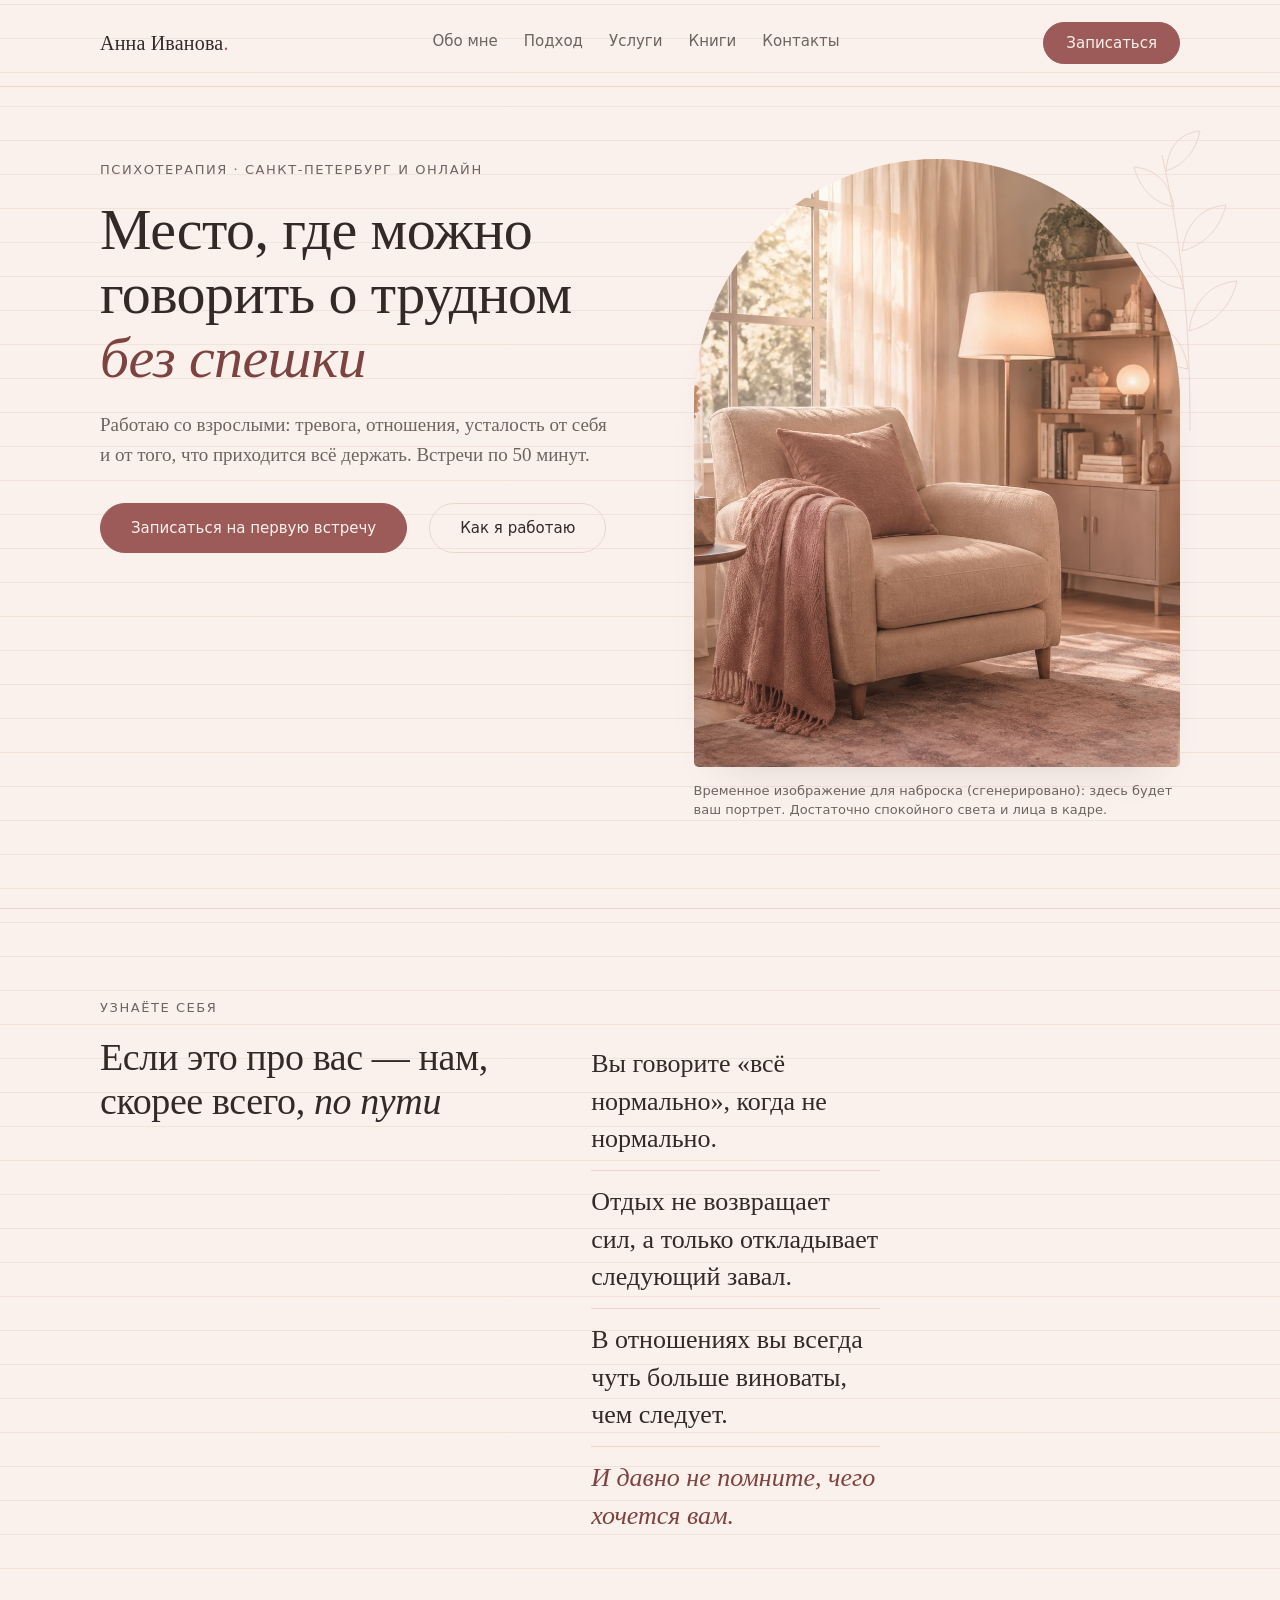
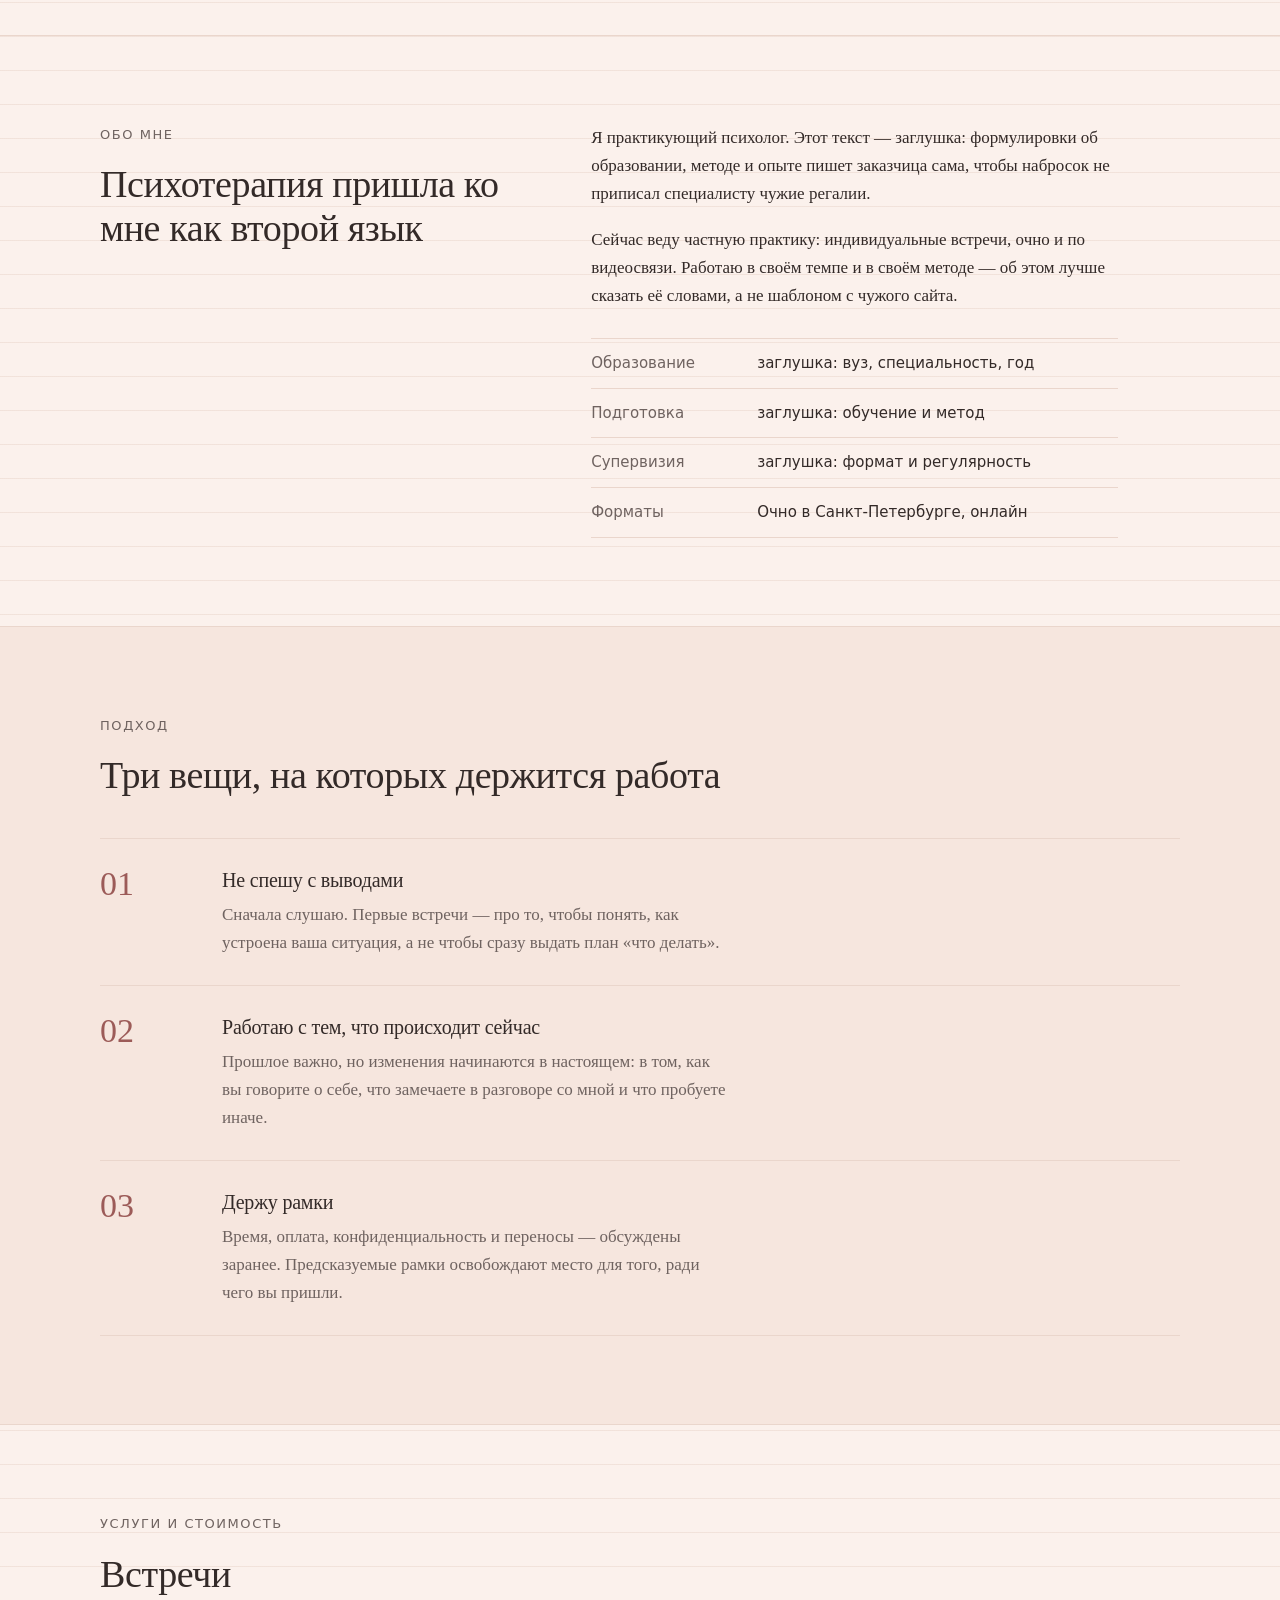
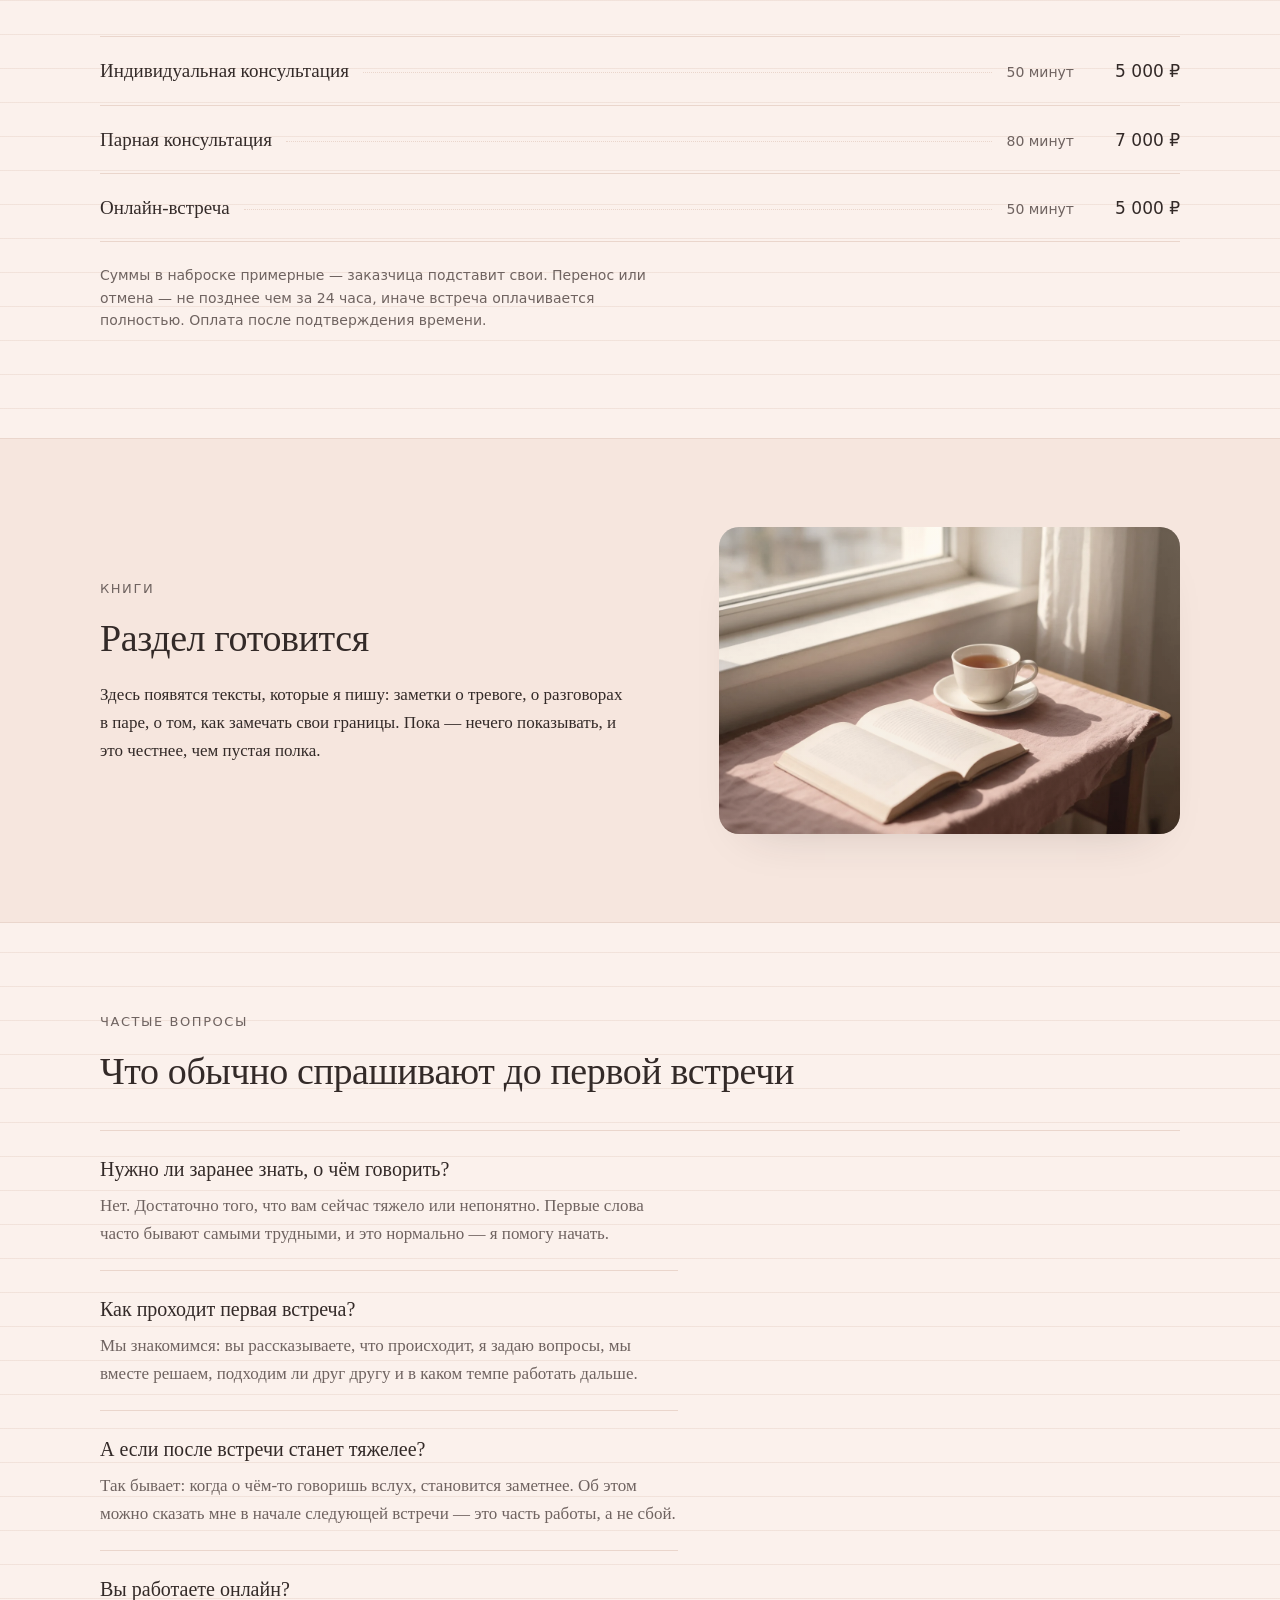
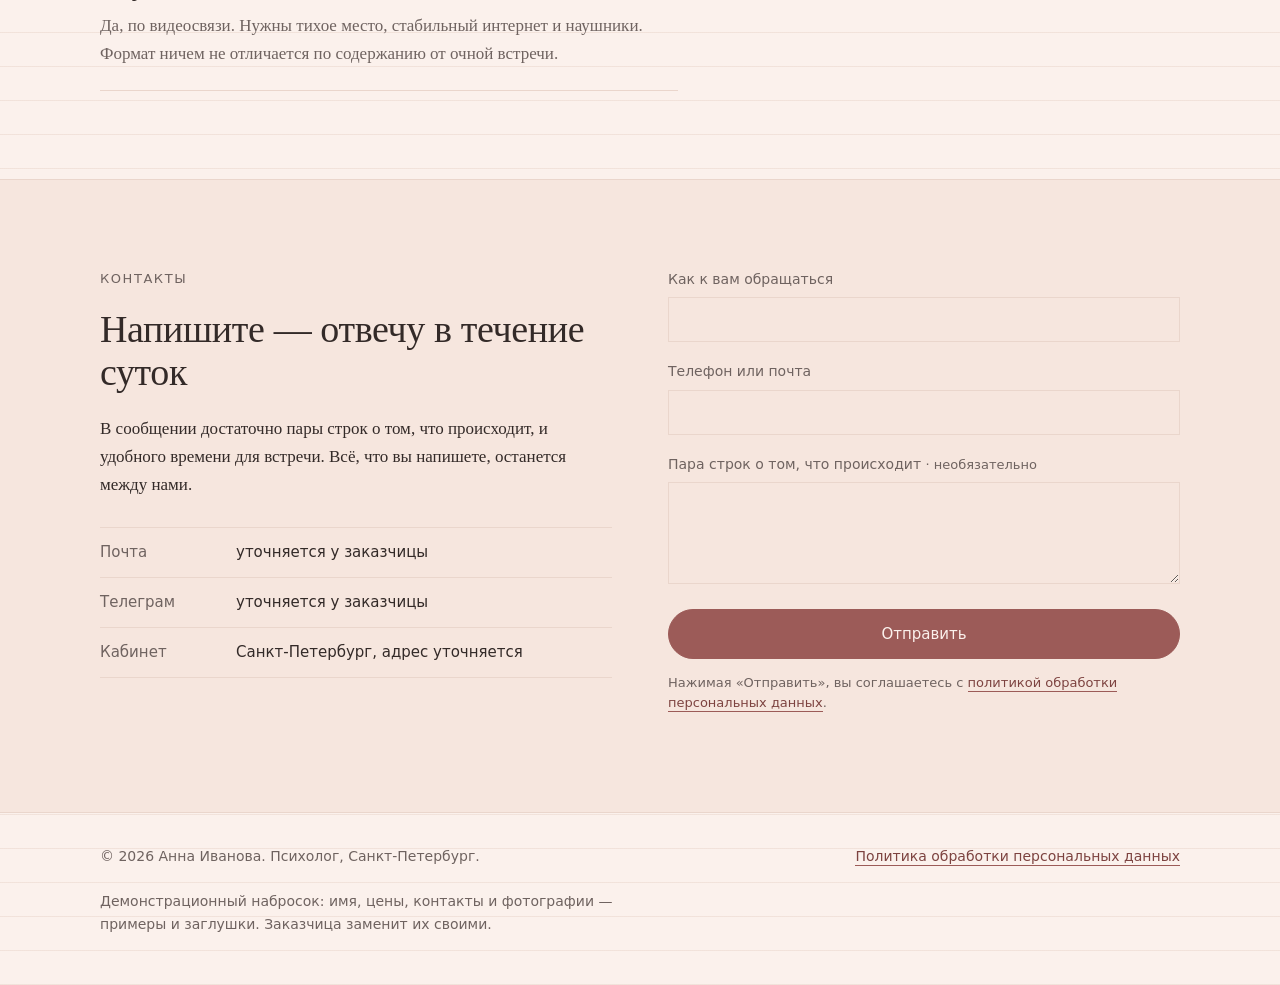
<file: index.html>
<!DOCTYPE html>
<html lang="ru">
<head>
<meta charset="utf-8">
<meta name="viewport" content="width=device-width, initial-scale=1">
<title>Анна Иванова — психолог, Санкт-Петербург и онлайн</title>
<meta name="description" content="Психотерапия для взрослых: тревога, отношения, усталость от себя. Встречи 50 минут очно в Санкт-Петербурге и по видеосвязи.">
<link rel="stylesheet" href="styles.css">
</head>
<body>
<!-- Набросок для проекта на Kwork. Имя, тексты и цены — плейсхолдеры. -->
<a class="skip-link" href="#about">Перейти к содержанию</a>

<header class="site-head">
  <div class="wrap head-inner">
    <a class="brand" href="#top">Анна Иванова<span class="brand-dot">.</span></a>
    <nav class="nav" aria-label="Разделы страницы">
      <a href="#about">Обо мне</a>
      <a href="#approach">Подход</a>
      <a href="#services">Услуги</a>
      <a href="#books">Книги</a>
      <a href="#contact">Контакты</a>
    </nav>
    <a class="btn btn-small" href="#contact">Записаться</a>
  </div>
</header>

<main id="top">
  <section class="hero">
    <svg class="ornament" viewBox="0 0 240 320" fill="none" stroke="currentColor" stroke-width="1" aria-hidden="true" focusable="false">
      <path d="M120 320C120 236 116 150 92 44"/>
      <path d="M118 258c-26-4-44-22-50-50 26 2 46 20 50 50Z"/>
      <path d="M119 220c24-6 42-24 48-50-26 2-44 20-48 50Z"/>
      <path d="M113 178c-24-4-40-20-46-46 24 2 42 18 46 46Z"/>
      <path d="M112 140c22-6 38-22 44-46-24 2-40 18-44 46Z"/>
      <path d="M104 96c-20-4-34-18-40-40 22 2 36 16 40 40Z"/>
      <path d="M96 60c18-6 30-20 34-40-20 2-32 16-34 40Z"/>
    </svg>
    <div class="wrap hero-grid">
      <div class="hero-text">
        <p class="kicker">Психотерапия · Санкт-Петербург и онлайн</p>
        <h1>Место, где можно говорить о трудном <em>без спешки</em></h1>
        <p class="lede">Работаю со взрослыми: тревога, отношения, усталость от себя и от того, что приходится всё держать. Встречи по 50 минут.</p>
        <p class="hero-actions">
          <a class="btn" href="#contact">Записаться на первую встречу</a>
          <a class="btn btn-ghost" href="#approach">Как я работаю</a>
        </p>
      </div>
      <figure class="hero-photo">
        <div class="photo">
          <img src="assets/img/hero-room-ai.webp" alt="Тёплая комната с креслом у окна — сгенерированное изображение-заглушка" width="897" height="1122" loading="eager">
        </div>
        <figcaption>Временное изображение для наброска (сгенерировано): здесь будет ваш портрет. Достаточно спокойного света и лица в кадре.</figcaption>
      </figure>
    </div>
  </section>

  <section id="recognize" class="section">
    <div class="wrap section-grid">
      <div>
        <p class="kicker">Узнаёте себя</p>
        <h2>Если это про вас — нам, скорее всего, <em>по пути</em></h2>
      </div>
      <div>
        <ul class="lines">
          <li>Вы говорите «всё нормально», когда не нормально.</li>
          <li>Отдых не возвращает сил, а только откладывает следующий завал.</li>
          <li>В отношениях вы всегда чуть больше виноваты, чем следует.</li>
          <li>И давно не помните, чего хочется вам.</li>
        </ul>
      </div>
    </div>
  </section>

  <section id="about" class="section">
    <div class="wrap section-grid">
      <div>
        <p class="kicker">Обо мне</p>
        <h2>Психотерапия пришла ко мне как второй язык</h2>
      </div>
      <div class="prose">
        <p>Я практикующий психолог. Этот текст — заглушка: формулировки об образовании, методе и опыте пишет заказчица сама, чтобы набросок не приписал специалисту чужие регалии.</p>
        <p>Сейчас веду частную практику: индивидуальные встречи, очно и по видеосвязи. Работаю в своём темпе и в своём методе — об этом лучше сказать её словами, а не шаблоном с чужого сайта.</p>
        <ul class="facts">
          <li><span>Образование</span><span>заглушка: вуз, специальность, год</span></li>
          <li><span>Подготовка</span><span>заглушка: обучение и метод</span></li>
          <li><span>Супервизия</span><span>заглушка: формат и регулярность</span></li>
          <li><span>Форматы</span><span>Очно в Санкт-Петербурге, онлайн</span></li>
        </ul>
      </div>
    </div>
  </section>

  <section id="approach" class="section section-tint">
    <div class="wrap">
      <p class="kicker">Подход</p>
      <h2>Три вещи, на которых держится работа</h2>
      <ol class="steps">
        <li class="step">
          <span class="step-num">01</span>
          <div>
            <h3>Не спешу с выводами</h3>
            <p>Сначала слушаю. Первые встречи — про то, чтобы понять, как устроена ваша ситуация, а не чтобы сразу выдать план «что делать».</p>
          </div>
        </li>
        <li class="step">
          <span class="step-num">02</span>
          <div>
            <h3>Работаю с тем, что происходит сейчас</h3>
            <p>Прошлое важно, но изменения начинаются в настоящем: в том, как вы говорите о себе, что замечаете в разговоре со мной и что пробуете иначе.</p>
          </div>
        </li>
        <li class="step">
          <span class="step-num">03</span>
          <div>
            <h3>Держу рамки</h3>
            <p>Время, оплата, конфиденциальность и переносы — обсуждены заранее. Предсказуемые рамки освобождают место для того, ради чего вы пришли.</p>
          </div>
        </li>
      </ol>
    </div>
  </section>

  <section id="services" class="section">
    <div class="wrap">
      <p class="kicker">Услуги и стоимость</p>
      <h2>Встречи</h2>
      <ul class="price-list">
        <li class="price-row">
          <span class="price-name">Индивидуальная консультация</span>
          <span class="price-lead" aria-hidden="true"></span>
          <span class="price-meta">50 минут</span>
          <span class="price-sum">5 000 ₽</span>
        </li>
        <li class="price-row">
          <span class="price-name">Парная консультация</span>
          <span class="price-lead" aria-hidden="true"></span>
          <span class="price-meta">80 минут</span>
          <span class="price-sum">7 000 ₽</span>
        </li>
        <li class="price-row">
          <span class="price-name">Онлайн-встреча</span>
          <span class="price-lead" aria-hidden="true"></span>
          <span class="price-meta">50 минут</span>
          <span class="price-sum">5 000 ₽</span>
        </li>
      </ul>
      <p class="note">Суммы в наброске примерные — заказчица подставит свои. Перенос или отмена — не позднее чем за 24 часа, иначе встреча оплачивается полностью. Оплата после подтверждения времени.</p>
    </div>
  </section>

  <section id="books" class="section section-tint">
    <div class="wrap books-grid">
      <div>
        <p class="kicker">Книги</p>
        <h2>Раздел готовится</h2>
        <p class="prose">Здесь появятся тексты, которые я пишу: заметки о тревоге, о разговорах в паре, о том, как замечать свои границы. Пока — нечего показывать, и это честнее, чем пустая полка.</p>
      </div>
      <div class="photo photo-wide">
        <img src="assets/img/books-open-ai.webp" alt="Открытая книга и чай у окна — сгенерированное изображение-заглушка" width="1200" height="800" loading="lazy">
      </div>
    </div>
  </section>

  <section id="faq" class="section">
    <div class="wrap">
      <p class="kicker">Частые вопросы</p>
      <h2>Что обычно спрашивают до первой встречи</h2>
      <dl class="faq">
        <dt>Нужно ли заранее знать, о чём говорить?</dt>
        <dd>Нет. Достаточно того, что вам сейчас тяжело или непонятно. Первые слова часто бывают самыми трудными, и это нормально — я помогу начать.</dd>

        <dt>Как проходит первая встреча?</dt>
        <dd>Мы знакомимся: вы рассказываете, что происходит, я задаю вопросы, мы вместе решаем, подходим ли друг другу и в каком темпе работать дальше.</dd>

        <dt>А если после встречи станет тяжелее?</dt>
        <dd>Так бывает: когда о чём-то говоришь вслух, становится заметнее. Об этом можно сказать мне в начале следующей встречи — это часть работы, а не сбой.</dd>

        <dt>Вы работаете онлайн?</dt>
        <dd>Да, по видеосвязи. Нужны тихое место, стабильный интернет и наушники. Формат ничем не отличается по содержанию от очной встречи.</dd>
      </dl>
    </div>
  </section>

  <section id="contact" class="section section-tint">
    <div class="wrap contact-grid">
      <div>
        <p class="kicker">Контакты</p>
        <h2>Напишите — отвечу в течение суток</h2>
        <p class="prose">В сообщении достаточно пары строк о том, что происходит, и удобного времени для встречи. Всё, что вы напишете, останется между нами.</p>
        <ul class="contact-list">
          <li><span>Почта</span><span>уточняется у заказчицы</span></li>
          <li><span>Телеграм</span><span>уточняется у заказчицы</span></li>
          <li><span>Кабинет</span><span>Санкт-Петербург, адрес уточняется</span></li>
        </ul>
      </div>
      <form class="form" action="#contact" method="post" novalidate>
        <p class="field">
          <label for="name">Как к вам обращаться</label>
          <input id="name" name="name" type="text" autocomplete="name" required>
        </p>
        <p class="field">
          <label for="contact-way">Телефон или почта</label>
          <input id="contact-way" name="contact" type="text" autocomplete="email" required>
        </p>
        <p class="field">
          <label for="message">Пара строк о том, что происходит <span class="hint">· необязательно</span></label>
          <textarea id="message" name="message" rows="4"></textarea>
        </p>
        <button class="btn btn-submit" type="submit">Отправить</button>
        <p class="form-note">Нажимая «Отправить», вы соглашаетесь с <a class="link" href="privacy.html">политикой обработки персональных данных</a>.</p>
        <p class="form-status" role="status" aria-live="polite"></p>
      </form>
    </div>
  </section>
</main>

<footer class="site-foot">
  <div class="wrap foot-inner">
    <p>© 2026 Анна Иванова. Психолог, Санкт-Петербург.</p>
    <p><a class="link" href="privacy.html">Политика обработки персональных данных</a></p>
  </div>
  <div class="wrap">
    <p class="note">Демонстрационный набросок: имя, цены, контакты и фотографии — примеры и заглушки. Заказчица заменит их своими.</p>
  </div>
</footer>
</body>
</html>
</file>
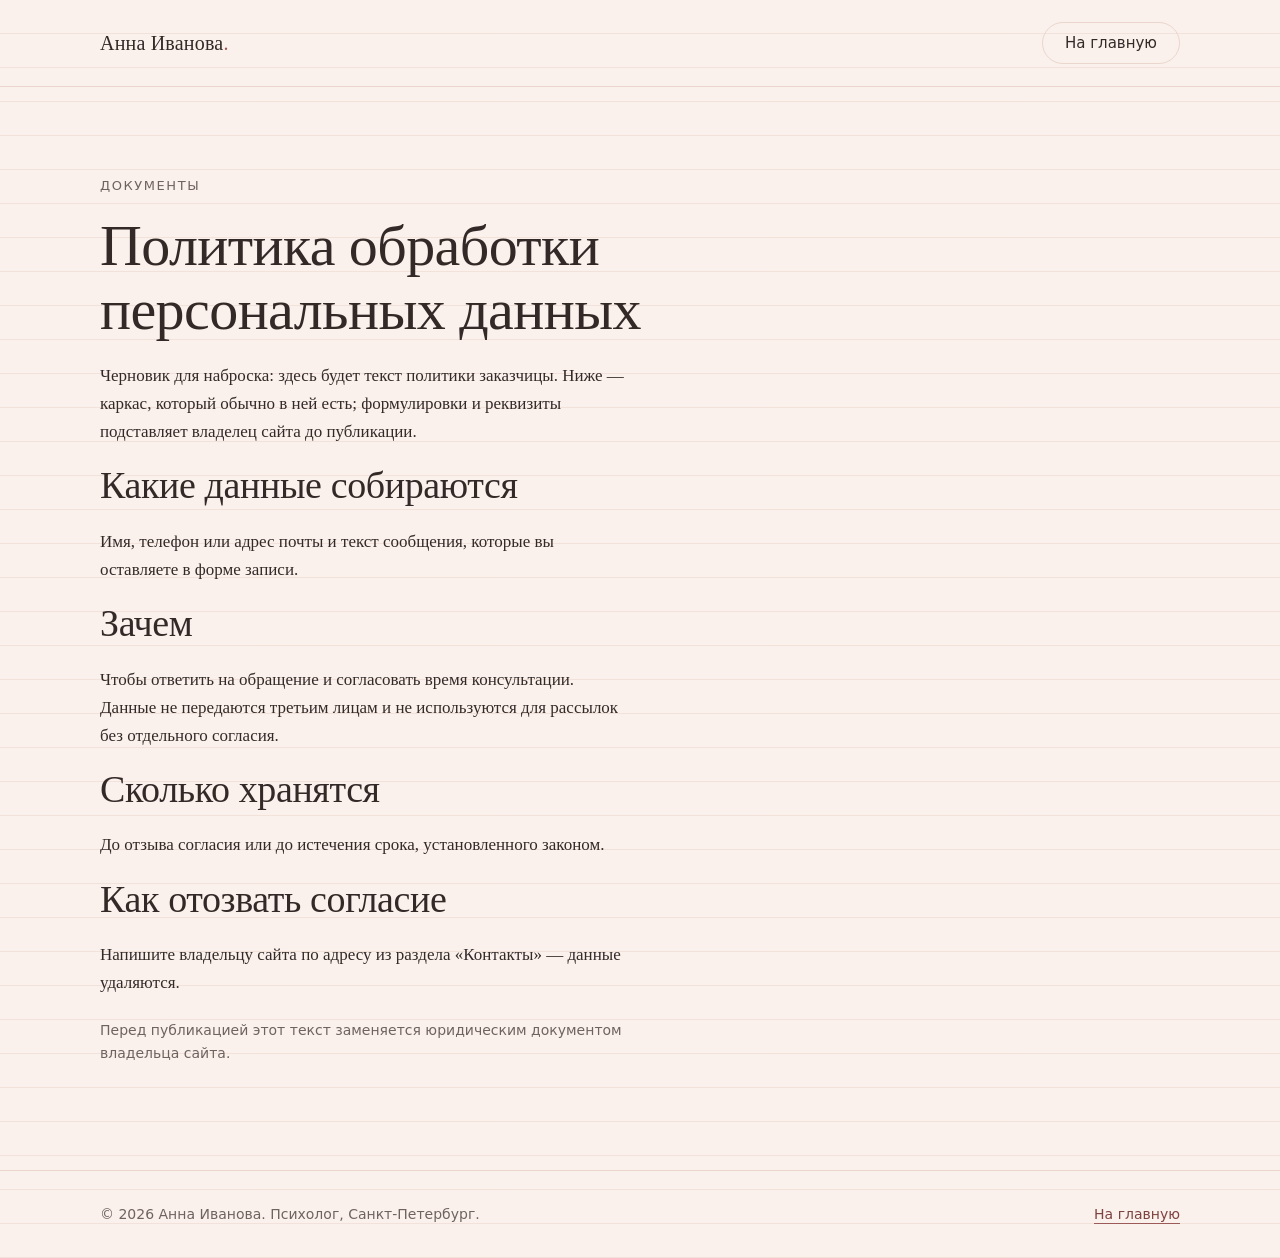
<file: privacy.html>
<!DOCTYPE html>
<html lang="ru">
<head>
<meta charset="utf-8">
<meta name="viewport" content="width=device-width, initial-scale=1">
<title>Политика обработки персональных данных — Анна Иванова</title>
<link rel="stylesheet" href="styles.css">
</head>
<body>
<a class="skip-link" href="#policy">Перейти к содержанию</a>

<header class="site-head">
  <div class="wrap head-inner">
    <a class="brand" href="index.html">Анна Иванова<span class="brand-dot">.</span></a>
    <a class="btn btn-ghost btn-small" href="index.html">На главную</a>
  </div>
</header>

<main id="policy" class="section">
  <div class="wrap">
    <p class="kicker">Документы</p>
    <h1>Политика обработки персональных данных</h1>
    <div class="prose">
      <p>Черновик для наброска: здесь будет текст политики заказчицы. Ниже — каркас,
        который обычно в ней есть; формулировки и реквизиты подставляет владелец сайта
        до публикации.</p>
      <h2>Какие данные собираются</h2>
      <p>Имя, телефон или адрес почты и текст сообщения, которые вы оставляете в форме
        записи.</p>
      <h2>Зачем</h2>
      <p>Чтобы ответить на обращение и согласовать время консультации. Данные не
        передаются третьим лицам и не используются для рассылок без отдельного согласия.</p>
      <h2>Сколько хранятся</h2>
      <p>До отзыва согласия или до истечения срока, установленного законом.</p>
      <h2>Как отозвать согласие</h2>
      <p>Напишите владельцу сайта по адресу из раздела «Контакты» — данные удаляются.</p>
    </div>
    <p class="note">Перед публикацией этот текст заменяется юридическим документом
      владельца сайта.</p>
  </div>
</main>

<footer class="site-foot">
  <div class="wrap foot-inner">
    <p>© 2026 Анна Иванова. Психолог, Санкт-Петербург.</p>
    <p><a class="link" href="index.html">На главную</a></p>
  </div>
</footer>
</body>
</html>
</file>
<file: styles.css>
/* Набросок сайта психолога. Значения — из DESIGN.md, править только там. */

:root {
  --paper: #fbf1ec;
  --paper-2: #f6e6de;
  --ink: #332a28;
  --muted: #6f6360;
  --line: #ead6cc;
  --accent: #9c5b58;
  --accent-ink: #7d4340;
  --accent-soft: #f7e3dd;
  --serif: Georgia, "PT Serif", "Times New Roman", serif;
  --sans: "Segoe UI", system-ui, -apple-system, sans-serif;
  --wrap: 1080px;
}

*,
*::before,
*::after {
  box-sizing: border-box;
}

html {
  scroll-behavior: smooth;
}

body {
  margin: 0;
  background-color: var(--paper);
  background-image: repeating-linear-gradient(
    0deg,
    rgb(234 214 204 / 55%) 0 1px,
    transparent 1px 34px
  );
  color: var(--ink);
  font-family: var(--serif);
  font-size: 17px;
  line-height: 1.65;
}

h1,
h2,
h3 {
  margin: 0 0 20px;
  font-family: var(--serif);
  font-weight: 400;
  letter-spacing: -0.01em;
}

h1 {
  max-width: 22ch;
  font-size: clamp(34px, 5vw, 58px);
  line-height: 1.1;
}

h1 em {
  color: var(--accent-ink);
  font-style: italic;
}

h2 em {
  font-style: italic;
}

h2 {
  font-size: clamp(26px, 3.2vw, 38px);
  line-height: 1.15;
}

h3 {
  margin-bottom: 8px;
  font-size: 20px;
  line-height: 1.3;
}

p {
  margin: 0 0 18px;
}

a {
  color: var(--accent-ink);
  text-decoration: none;
}

a:hover {
  color: var(--ink);
}

:focus-visible {
  outline: 2px solid var(--accent);
  outline-offset: 3px;
}

.wrap {
  width: min(var(--wrap), 100% - 40px);
  margin: 0 auto;
}

.skip-link {
  position: absolute;
  left: -9999px;
  padding: 12px 20px;
  background-color: var(--ink);
  color: var(--paper);
  font-family: var(--sans);
  font-size: 15px;
}

.skip-link:focus {
  top: 12px;
  left: 12px;
  z-index: 10;
}

/* Шапка */

.site-head {
  border-bottom: 1px solid var(--line);
}

.head-inner {
  display: flex;
  gap: 24px;
  align-items: center;
  justify-content: space-between;
  padding: 22px 0;
}

.brand {
  color: var(--ink);
  font-size: 20px;
  letter-spacing: 0.01em;
  white-space: nowrap;
}

.brand-dot {
  color: var(--accent);
}

.nav {
  display: flex;
  flex-wrap: wrap;
  gap: 26px;
  font-family: var(--sans);
  font-size: 15px;
}

.nav a {
  color: var(--muted);
  border-bottom: 1px solid transparent;
  padding-bottom: 2px;
}

.nav a:hover {
  color: var(--ink);
  border-bottom-color: var(--accent);
}

/* Кнопки и ссылки */

.btn {
  display: inline-block;
  padding: 15px 30px;
  border: 1px solid var(--accent);
  border-radius: 999px;
  background-color: var(--accent);
  color: var(--paper);
  font-family: var(--sans);
  font-size: 15px;
  line-height: 1.2;
  text-align: center;
  cursor: pointer;
  transition: background-color 0.15s ease, border-color 0.15s ease;
}

.btn:hover {
  border-color: var(--accent-ink);
  background-color: var(--accent-ink);
  color: var(--paper);
}

.btn-ghost {
  border-color: var(--line);
  background-color: transparent;
  color: var(--ink);
}

.btn-ghost:hover {
  border-color: var(--ink);
  background-color: transparent;
  color: var(--ink);
}

.btn-small {
  padding: 11px 22px;
  white-space: nowrap;
}

.btn-submit {
  width: 100%;
}

.link {
  border-bottom: 1px solid var(--accent);
  color: var(--accent-ink);
  padding-bottom: 1px;
}

.link:hover {
  border-bottom-color: var(--ink);
}

/* Первый экран */

.hero {
  position: relative;
  padding: 72px 0 88px;
  border-bottom: 1px solid var(--line);
  overflow: hidden;
}

.ornament {
  position: absolute;
  top: 24px;
  right: -30px;
  width: 240px;
  color: var(--line);
  pointer-events: none;
}

/* «Узнаёте себя» — короткие строки вместо абзаца */

.lines {
  margin: 36px 0 0;
  padding: 0;
  max-width: 34ch;
  list-style: none;
}

.lines li {
  padding: 12px 0;
  border-bottom: 1px solid var(--line);
  font-size: clamp(20px, 2.4vw, 26px);
  line-height: 1.45;
}

.lines li:last-child {
  border-bottom: 0;
  color: var(--accent-ink);
  font-style: italic;
}

.hero-grid {
  display: grid;
  grid-template-columns: 1.05fr 0.95fr;
  gap: 56px;
  align-items: start;
}

.hero-actions {
  display: flex;
  flex-wrap: wrap;
  gap: 22px;
  align-items: center;
  margin: 32px 0 0;
}

.kicker {
  margin: 0 0 18px;
  color: var(--muted);
  font-family: var(--sans);
  font-size: 13px;
  letter-spacing: 0.12em;
  text-transform: uppercase;
}

.lede {
  max-width: 54ch;
  color: var(--muted);
  font-size: 19px;
  line-height: 1.6;
}

/* Фото-заглушки */

.photo {
  position: relative;
  display: flex;
  align-items: center;
  justify-content: center;
  aspect-ratio: 4 / 5;
  border-radius: 999px 999px 20px 20px;
  background-color: var(--paper-2);
  background-image: radial-gradient(120% 80% at 50% 0%, rgb(247 227 221 / 70%), transparent 60%);
  color: var(--muted);
  font-family: var(--sans);
  font-size: 13px;
  line-height: 1.5;
  text-align: center;
  overflow: hidden;
  box-shadow: 0 24px 48px -32px rgb(51 42 40 / 22%);
}

.photo img {
  display: block;
  width: 100%;
  height: 100%;
  object-fit: cover;
  filter: sepia(14%) saturate(88%) contrast(97%) brightness(104%);
}

.photo::after {
  position: absolute;
  inset: 0;
  background-image: linear-gradient(180deg, rgb(247 227 221 / 16%), rgb(156 91 88 / 12%));
  content: "";
  pointer-events: none;
}

.photo-wide {
  aspect-ratio: 3 / 2;
  border-radius: 20px;
}

.hero-photo {
  margin: 0;
}

.hero-photo figcaption {
  margin-top: 14px;
  color: var(--muted);
  font-family: var(--sans);
  font-size: 13px;
  line-height: 1.5;
}

/* Секции */

.section {
  padding: 88px 0;
  border-bottom: 1px solid var(--line);
}

.section-tint {
  background-color: var(--paper-2);
}

.section-grid {
  display: grid;
  grid-template-columns: 0.85fr 1.15fr;
  gap: 56px;
  align-items: start;
}

.prose {
  max-width: 62ch;
}

.facts {
  margin: 28px 0 0;
  padding: 0;
  font-family: var(--sans);
  font-size: 15px;
  list-style: none;
  border-top: 1px solid var(--line);
}

.facts li {
  display: grid;
  grid-template-columns: 150px 1fr;
  gap: 16px;
  padding: 12px 0;
  border-bottom: 1px solid var(--line);
}

.facts li span:first-child {
  color: var(--muted);
}

/* Подход */

.steps {
  margin: 40px 0 0;
  padding: 0;
  list-style: none;
  border-top: 1px solid var(--line);
}

.step {
  display: grid;
  grid-template-columns: 90px 1fr;
  gap: 32px;
  padding: 28px 0;
  border-bottom: 1px solid var(--line);
}

.step-num {
  color: var(--accent);
  font-family: var(--serif);
  font-size: 34px;
  line-height: 1;
}

.step p {
  max-width: 60ch;
  margin: 0;
  color: var(--muted);
}

/* Услуги */

.price-list {
  margin: 40px 0 0;
  padding: 0;
  font-family: var(--sans);
  list-style: none;
  border-top: 1px solid var(--line);
}

.price-row {
  display: flex;
  gap: 14px;
  align-items: baseline;
  padding: 18px 0;
  border-bottom: 1px solid var(--line);
}

.price-name {
  font-family: var(--serif);
  font-size: 19px;
}

.price-lead {
  flex: 1;
  border-bottom: 1px dotted var(--line);
  transform: translateY(-4px);
}

.price-meta {
  color: var(--muted);
  font-size: 14px;
}

.price-sum {
  min-width: 92px;
  font-size: 17px;
  font-variant-numeric: tabular-nums;
  text-align: right;
}

.note {
  max-width: 62ch;
  margin-top: 22px;
  color: var(--muted);
  font-family: var(--sans);
  font-size: 14px;
  line-height: 1.6;
}

/* Книги */

.books-grid {
  display: grid;
  grid-template-columns: 1.1fr 0.9fr;
  gap: 56px;
  align-items: center;
}

/* Вопросы */

.faq {
  margin: 36px 0 0;
  border-top: 1px solid var(--line);
}

.faq dt {
  padding: 22px 0 6px;
  font-size: 20px;
}

.faq dd {
  max-width: 68ch;
  margin: 0;
  padding: 0 0 22px;
  border-bottom: 1px solid var(--line);
  color: var(--muted);
}

/* Контакты */

.contact-grid {
  display: grid;
  grid-template-columns: 1fr 1fr;
  gap: 56px;
  align-items: start;
}

.contact-list {
  margin: 28px 0 0;
  padding: 0;
  font-family: var(--sans);
  font-size: 15px;
  list-style: none;
  border-top: 1px solid var(--line);
}

.contact-list li {
  display: grid;
  grid-template-columns: 120px 1fr;
  gap: 16px;
  padding: 12px 0;
  border-bottom: 1px solid var(--line);
}

.contact-list li > span:first-child {
  color: var(--muted);
}

/* Форма */

.form {
  font-family: var(--sans);
  font-size: 15px;
}

.field {
  margin: 0 0 18px;
}

.field label {
  display: block;
  margin-bottom: 6px;
  color: var(--muted);
  font-size: 14px;
}

.hint {
  color: var(--muted);
  font-size: 13px;
}

.field input,
.field textarea {
  width: 100%;
  padding: 12px 14px;
  border: 1px solid var(--line);
  background-color: transparent;
  color: var(--ink);
  font-family: var(--sans);
  font-size: 16px;
}

.field textarea {
  resize: vertical;
}

.form-note {
  margin: 14px 0 0;
  color: var(--muted);
  font-size: 13px;
  line-height: 1.5;
}

.form-status {
  margin: 12px 0 0;
  color: var(--accent-ink);
  font-size: 14px;
}

/* Подвал */

.site-foot {
  padding: 32px 0;
  font-family: var(--sans);
  font-size: 14px;
  color: var(--muted);
}

.foot-inner {
  display: flex;
  flex-wrap: wrap;
  gap: 16px 32px;
  justify-content: space-between;
}

.foot-inner p {
  margin: 0;
}

/* Адаптив */

@media (max-width: 900px) {
  .hero-grid,
  .section-grid,
  .books-grid,
  .contact-grid {
    grid-template-columns: 1fr;
    gap: 36px;
  }

  .hero {
    padding: 48px 0 56px;
  }

  .section {
    padding: 56px 0;
  }

  .nav {
    gap: 18px;
  }

  .head-inner {
    flex-wrap: wrap;
  }
}

@media (max-width: 620px) {
  body {
    font-size: 16px;
  }

  .nav {
    order: 3;
    width: 100%;
    gap: 14px;
    font-size: 14px;
  }

  .hero-photo {
    order: -1;
  }

  .step {
    grid-template-columns: 56px 1fr;
    gap: 16px;
  }

  .step-num {
    font-size: 26px;
  }

  .facts li,
  .contact-list li {
    grid-template-columns: 1fr;
    gap: 2px;
  }

  .price-row {
    flex-wrap: wrap;
  }

  .price-lead {
    display: none;
  }

  .price-sum {
    margin-left: auto;
  }
}
</file>
